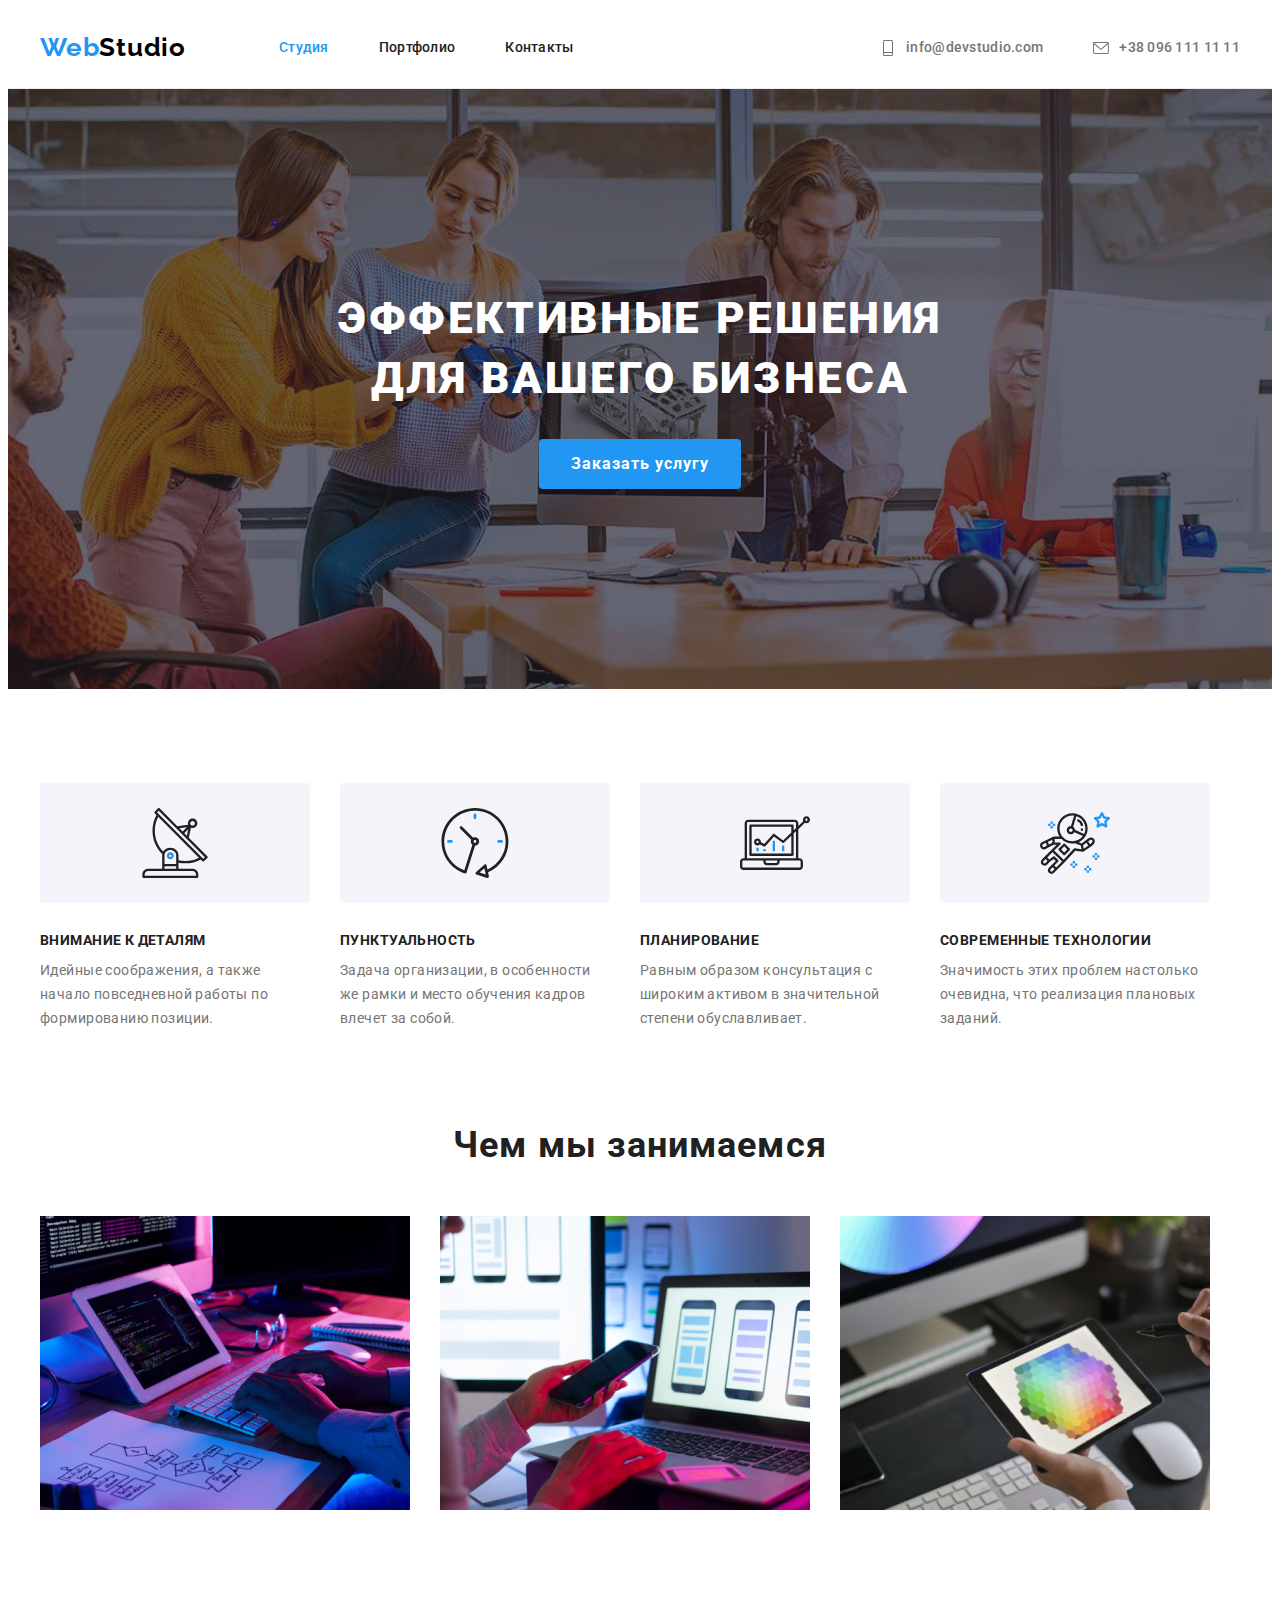
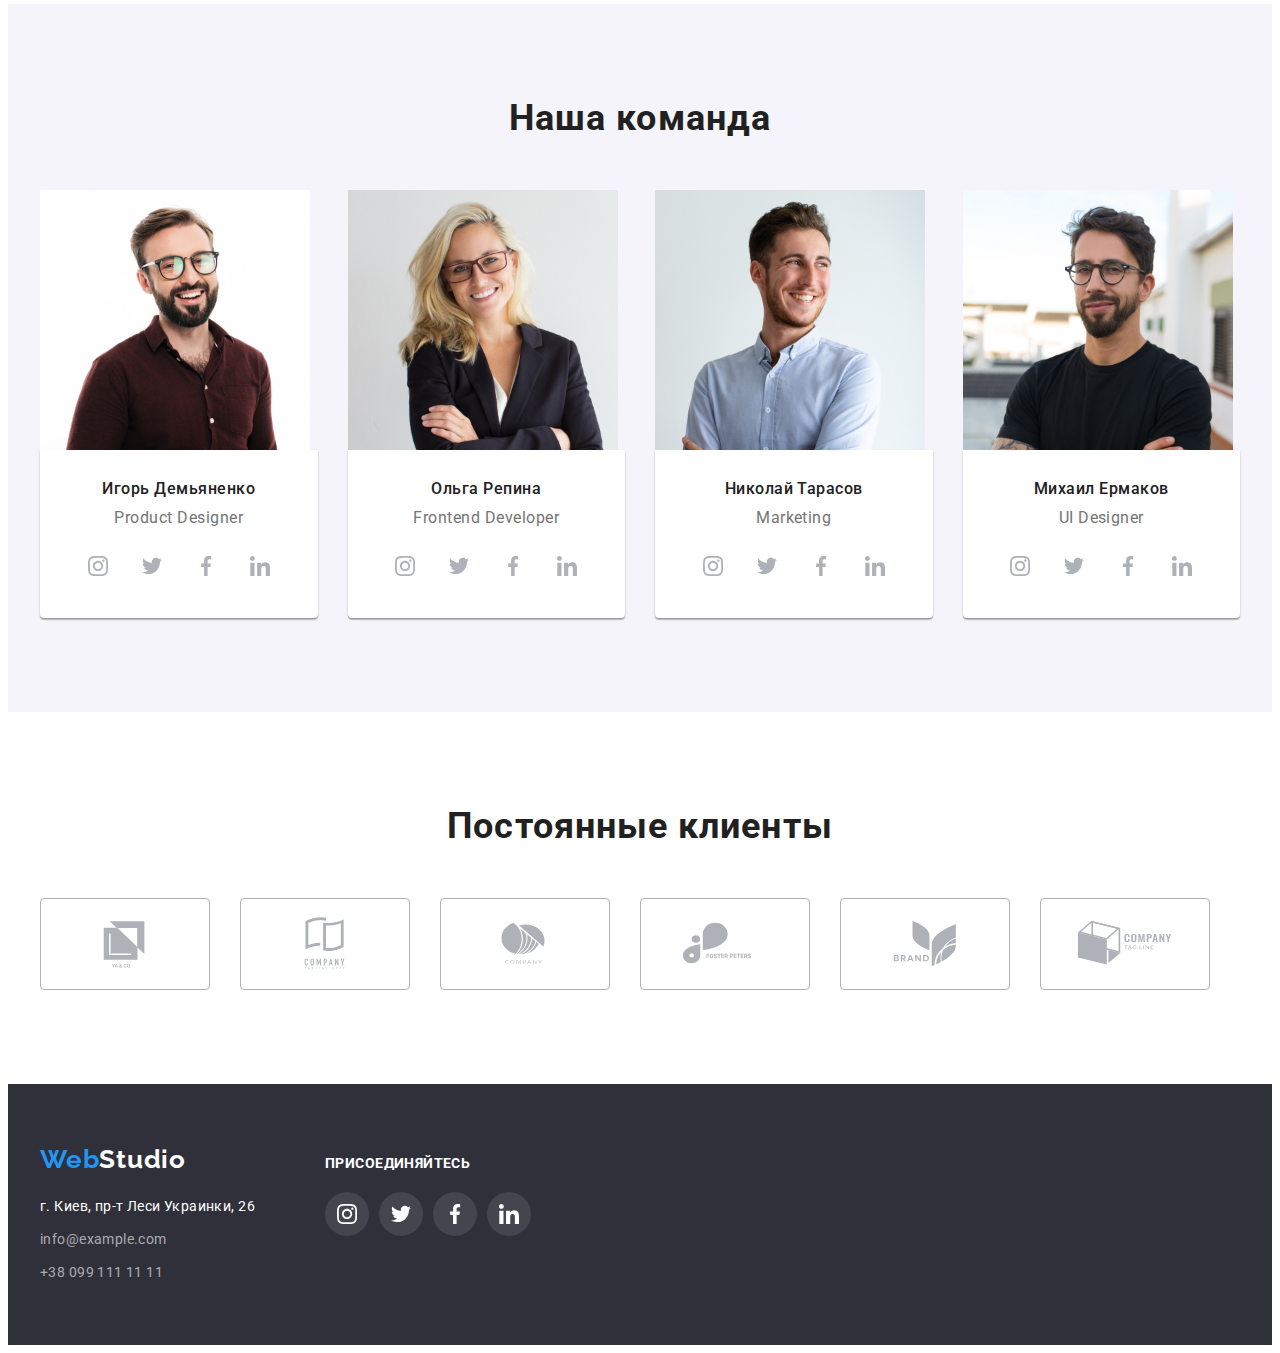
<file: index.html>
<!DOCTYPE html>
<html lang="ru">
	<head>
		<meta charset="UTF-8" />
		<meta http-equiv="X-UA-Compatible" content="IE=edge" />
		<meta name="viewport" content="width=device-width, initial-scale=1.0" />
		<title>WebStudio</title>
		<link
			rel="stylesheet"
			href="https://cdnjs.cloudflare.com/ajax/libs/modern-normalize/1.1.0/modern-normalize.min.css"
			integrity="sha512-wpPYUAdjBVSE4KJnH1VR1HeZfpl1ub8YT/NKx4PuQ5NmX2tKuGu6U/JRp5y+Y8XG2tV+wKQpNHVUX03MfMFn9Q=="
			crossorigin="anonymous"
			referrerpolicy="no-referrer"
		/>

		<link rel="preconnect" href="https://fonts.googleapis.com" />
		<link rel="preconnect" href="https://fonts.gstatic.com" crossorigin />
		<link
			href="https://fonts.googleapis.com/css2?family=Raleway:wght@700&family=Roboto:wght@400;500;700;900&display=swap"
			rel="stylesheet"
		/>

		<link rel="stylesheet" href="./css/styles.css" />
	</head>

	<body>
		<!-- Шапка страницы -->
		<header class="header">
			<div class="container header-container">
				<nav class="page-header">
					<a href="./index.html" class="logo dark">
						<span lang="en" class="first-part">Web</span>Studio
					</a>

					<ul class="site-nav list">
						<li class="menu-item">
							<a class="text-header site-nav link current" href="./index.html">Студия</a>
						</li>

						<li class="menu-item">
							<a class="text-header site-nav link" href="./portfolio.html"> Портфолио </a>
						</li>

						<li class="menu-item">
							<a class="text-header site-nav link" href="/">Контакты</a>
						</li>
					</ul>
				</nav>
				<ul class="contact-nav list">
					<li class="menu-item">
						<a class="text-header contact-nav link" href="mailto:info@devstudio.com">
							<svg class="contact-icon icon" width="16" height="16">
								<use href="./images-studio/sprite.svg#icon-phone"></use>
							</svg>
							info@devstudio.com</a
						>
					</li>
					<li class="menu-item">
						<a class="text-header contact-nav link" href="tel:+380961111111"
							><svg class="contact-icon icon" width="16" height="16">
								<use href="./images-studio/sprite.svg#icon-mail"></use>
							</svg>
							+38 096 111 11 11</a
						>
					</li>
				</ul>
			</div>
		</header>

		<!-- Герой -->
		<main>
			<section class="hero">
				<div class="container">
					<h1 class="hero-text">Эффективные решения для вашего бизнеса</h1>
					<button class="hero-btn" type="button">Заказать услугу</button>
				</div>
			</section>

			<!--Особенности-->
			<section class="section">
				<div class="container">
					<h2 class="visually-hidden">Особенности</h2>
					<ul class="about-section list">
						<li class="about-list">
							<div class="icon-bg">
								<svg class="" width="70" height="70">
									<use href="./images-studio/sprite.svg#icon-antenna"></use>
								</svg>
							</div>
							<h3 class="about-list-title">Внимание к деталям</h3>

							<p class="about-list-text">
								Идейные соображения, а также начало повседневной работы по формированию позиции.
							</p>
						</li>

						<li class="about-list">
							<div class="icon-bg">
								<svg class="" width="70" height="70">
									<use href="./images-studio/sprite.svg#icon-clock"></use>
								</svg>
							</div>
							<h3 class="about-list-title">Пунктуальность</h3>

							<p class="about-list-text">
								Задача организации, в особенности же рамки и место обучения кадров влечет за собой.
							</p>
						</li>

						<li class="about-list">
							<div class="icon-bg">
								<svg class="" width="70" height="70">
									<use href="./images-studio/sprite.svg#icon-diagram"></use>
								</svg>
							</div>
							<h3 class="about-list-title">Планирование</h3>

							<p class="about-list-text">
								Равным образом консультация с широким активом в значительной степени обуславливает.
							</p>
						</li>

						<li class="about-list">
							<div class="icon-bg">
								<svg class="" width="70" height="70">
									<use href="./images-studio/sprite.svg#icon-astronaut"></use>
								</svg>
							</div>
							<h3 class="about-list-title">Современные технологии</h3>

							<p class="about-list-text">
								Значимость этих проблем настолько очевидна, что реализация плановых заданий.
							</p>
						</li>
					</ul>
				</div>
			</section>

			<!-- чем мы занимаемся  -->
			<section class="work">
				<div class="container">
					<h2 class="section-title work-title">Чем мы занимаемся</h2>
					<ul class="about-work list">
						<li class="work-img-list">
							<img src="./images-studio/print.jpg" width="370" height="294" alt="Печать кода" />
						</li>

						<li class="work-img-list">
							<img src="./images-studio/model.jpg" width="370" height="294" alt="Моделирование" />
						</li>

						<li class="work-img-list">
							<img src="./images-studio/colordesign.jpg" width="370" height="294" alt="Дизайн" />
						</li>
					</ul>
				</div>
			</section>

			<!--Команда-->
			<section class="team section">
				<div class="container">
					<h2 class="section-title team-title">Наша команда</h2>

					<ul class="team-list-img list">
						<li class="team-list">
							<img
								src="./images-studio/productdesigner.jpg"
								height="260"
								width="270"
								alt="Product Designer"
							/>
							<div class="block-team-text">
								<h3 class="team-name">Игорь Демьяненко</h3>
								<p lang="en" class="team-profession">Product Designer</p>
								<ul class="team-social list social-list">
									<li class="social-item">
										<a href="" class="social-link">
											<svg class="icon" width="20" height="20">
												<use href="./images-studio/sprite.svg#icon-instagram"></use>
											</svg>
										</a>
									</li>

									<li class="social-item">
										<a href="" class="social-link"
											><svg class="icon" width="20" height="20">
												<use href="./images-studio/sprite.svg#icon-twitter"></use>
											</svg>
										</a>
									</li>

									<li class="social-item">
										<a href="" class="social-link"
											><svg class="icon" width="20" height="20">
												<use href="./images-studio/sprite.svg#icon-facebook"></use>
											</svg>
										</a>
									</li>

									<li class="social-item">
										<a href="" class="social-link"
											><svg class="icon" width="20" height="20">
												<use href="./images-studio/sprite.svg#icon-linkedin"></use>
											</svg>
										</a>
									</li>
								</ul>
							</div>
						</li>

						<li class="team-list">
							<img
								src="./images-studio/frontdev.jpg"
								height="260"
								width="270"
								alt="Frontend Developer"
							/>
							<div class="block-team-text">
								<h3 class="team-name">Ольга Репина</h3>
								<p lang="en" class="team-profession">Frontend Developer</p>
								<ul class="team-social list social-list">
									<li class="social-item">
										<a href="" class="social-link">
											<svg class="icon" width="20" height="20">
												<use href="./images-studio/sprite.svg#icon-instagram"></use>
											</svg>
										</a>
									</li>

									<li class="social-item">
										<a href="" class="social-link"
											><svg class="icon" width="20" height="20">
												<use href="./images-studio/sprite.svg#icon-twitter"></use>
											</svg>
										</a>
									</li>

									<li class="social-item">
										<a href="" class="social-link"
											><svg class="icon" width="20" height="20">
												<use href="./images-studio/sprite.svg#icon-facebook"></use>
											</svg>
										</a>
									</li>

									<li class="social-item">
										<a href="" class="social-link"
											><svg class="icon" width="20" height="20">
												<use href="./images-studio/sprite.svg#icon-linkedin"></use>
											</svg>
										</a>
									</li>
								</ul>
							</div>
						</li>

						<li class="team-list">
							<img src="./images-studio/marketing.jpg" height="260" width="270" alt="Marketing" />
							<div class="block-team-text">
								<h3 class="team-name">Николай Тарасов</h3>
								<p lang="en" class="team-profession">Marketing</p>
								<ul class="team-social list social-list">
									<li class="social-item">
										<a href="" class="social-link">
											<svg class="icon" width="20" height="20">
												<use href="./images-studio/sprite.svg#icon-instagram"></use>
											</svg>
										</a>
									</li>

									<li class="social-item">
										<a href="" class="social-link"
											><svg class="icon" width="20" height="20">
												<use href="./images-studio/sprite.svg#icon-twitter"></use>
											</svg>
										</a>
									</li>

									<li class="social-item">
										<a href="" class="social-link"
											><svg class="icon" width="20" height="20">
												<use href="./images-studio/sprite.svg#icon-facebook"></use>
											</svg>
										</a>
									</li>

									<li class="social-item">
										<a href="" class="social-link"
											><svg class="icon" width="20" height="20">
												<use href="./images-studio/sprite.svg#icon-linkedin"></use>
											</svg>
										</a>
									</li>
								</ul>
							</div>
						</li>

						<li class="team-list">
							<img
								src="./images-studio/uidesigner.jpg"
								height="260"
								width="270"
								alt="UI Designer"
							/>
							<div class="block-team-text">
								<h3 class="team-name">Михаил Ермаков</h3>
								<p lang="en" class="team-profession">UI Designer</p>
								<ul class="team-social list social-list">
									<li class="social-item">
										<a href="" class="social-link">
											<svg class="icon" width="20" height="20">
												<use href="./images-studio/sprite.svg#icon-instagram"></use>
											</svg>
										</a>
									</li>

									<li class="social-item">
										<a href="" class="social-link"
											><svg class="icon" width="20" height="20">
												<use href="./images-studio/sprite.svg#icon-twitter"></use>
											</svg>
										</a>
									</li>

									<li class="social-item">
										<a href="" class="social-link"
											><svg class="icon" width="20" height="20">
												<use href="./images-studio/sprite.svg#icon-facebook"></use>
											</svg>
										</a>
									</li>

									<li class="social-item">
										<a href="" class="social-link"
											><svg class="icon" width="20" height="20">
												<use href="./images-studio/sprite.svg#icon-linkedin"></use>
											</svg>
										</a>
									</li>
								</ul>
							</div>
						</li>
					</ul>
				</div>
			</section>

			<!-- постоянные клиенты -->
			<section class="section">
				<div class="container">
					<h2 class="section-title clients-title">Постоянные клиенты</h2>
					<ul class="clients-list list">
						<li class="clients-item">
							<a href="/" class="clients-link link">
								<svg class="clients-icon icon" width="106" height="60">
									<use href="./images-studio/sprite.svg#icon-clients1"></use>
								</svg>
							</a>
						</li>
						<li class="clients-item">
							<a href="/" class="clients-link link">
								<svg class="clients-icon icon" width="106" height="60">
									<use href="./images-studio/sprite.svg#icon-clients2"></use>
								</svg>
							</a>
						</li>
						<li class="clients-item">
							<a href="/" class="clients-link link">
								<svg class="clients-icon icon" width="106" height="60">
									<use href="./images-studio/sprite.svg#icon-clients3"></use>
								</svg>
							</a>
						</li>
						<li class="clients-item">
							<a href="/" class="clients-link link">
								<svg class="clients-icon icon" width="106" height="60">
									<use href="./images-studio/sprite.svg#icon-clients4"></use>
								</svg>
							</a>
						</li>
						<li class="clients-item">
							<a href="/" class="clients-link link">
								<svg class="clients-icon icon" width="106" height="60">
									<use href="./images-studio/sprite.svg#icon-clients5"></use>
								</svg>
							</a>
						</li>
						<li class="clients-item">
							<a href="/" class="clients-link link">
								<svg class="clients-icon icon" width="106" height="60">
									<use href="./images-studio/sprite.svg#icon-clients6"></use>
								</svg>
							</a>
						</li>
					</ul>
				</div>
			</section>
		</main>
		<!--Футер-->
		<footer class="footer">
			<div class="general-container container">
				<div class="left-container">
					<a href="./index.html" class="logo white">
						<span lang="en" class="first-part">Web</span>Studio</a
					>

					<address class="adress-block">
						<ul class="list">
							<li class="style-footer">
								<a
									class="contact-footer adress link"
									href="https://goo.gl/maps/Ge7xCa1onFQdTB8Z7"
									target="_blank"
									rel="noopener noreferrer"
									>г. Киев, пр-т Леси Украинки, 26</a
								>
							</li>
							<li class="style-footer">
								<a class="contact-footer contact link" href="mailto:info@example.com"
									>info@example.com</a
								>
							</li>
							<li class="style-footer">
								<a class="contact-footer contact link" href="tel:+380991111111"
									>+38 099 111 11 11</a
								>
							</li>
						</ul>
					</address>
				</div>
				<div class="right-container">
					<h3 class="social-text">присоединяйтесь</h3>
					<ul class="social-list list">
						<li class="social-item">
							<a href="" class="social-link bg-footer">
								<svg class="icon-footer" width="20" height="20">
									<use href="./images-studio/sprite.svg#icon-instagram"></use>
								</svg>
							</a>
						</li>

						<li class="social-item">
							<a href="" class="social-link bg-footer"
								><svg class="icon-footer" width="20" height="20">
									<use href="./images-studio/sprite.svg#icon-twitter"></use>
								</svg>
							</a>
						</li>

						<li class="social-item">
							<a href="" class="social-link bg-footer"
								><svg class="icon-footer" width="20" height="20">
									<use href="./images-studio/sprite.svg#icon-facebook"></use>
								</svg>
							</a>
						</li>

						<li class="social-item">
							<a href="" class="social-link bg-footer"
								><svg class="icon-footer" width="20" height="20">
									<use href="./images-studio/sprite.svg#icon-linkedin"></use>
								</svg>
							</a>
						</li>
					</ul>
				</div>
			</div>
		</footer>
	</body>
</html>
</file>
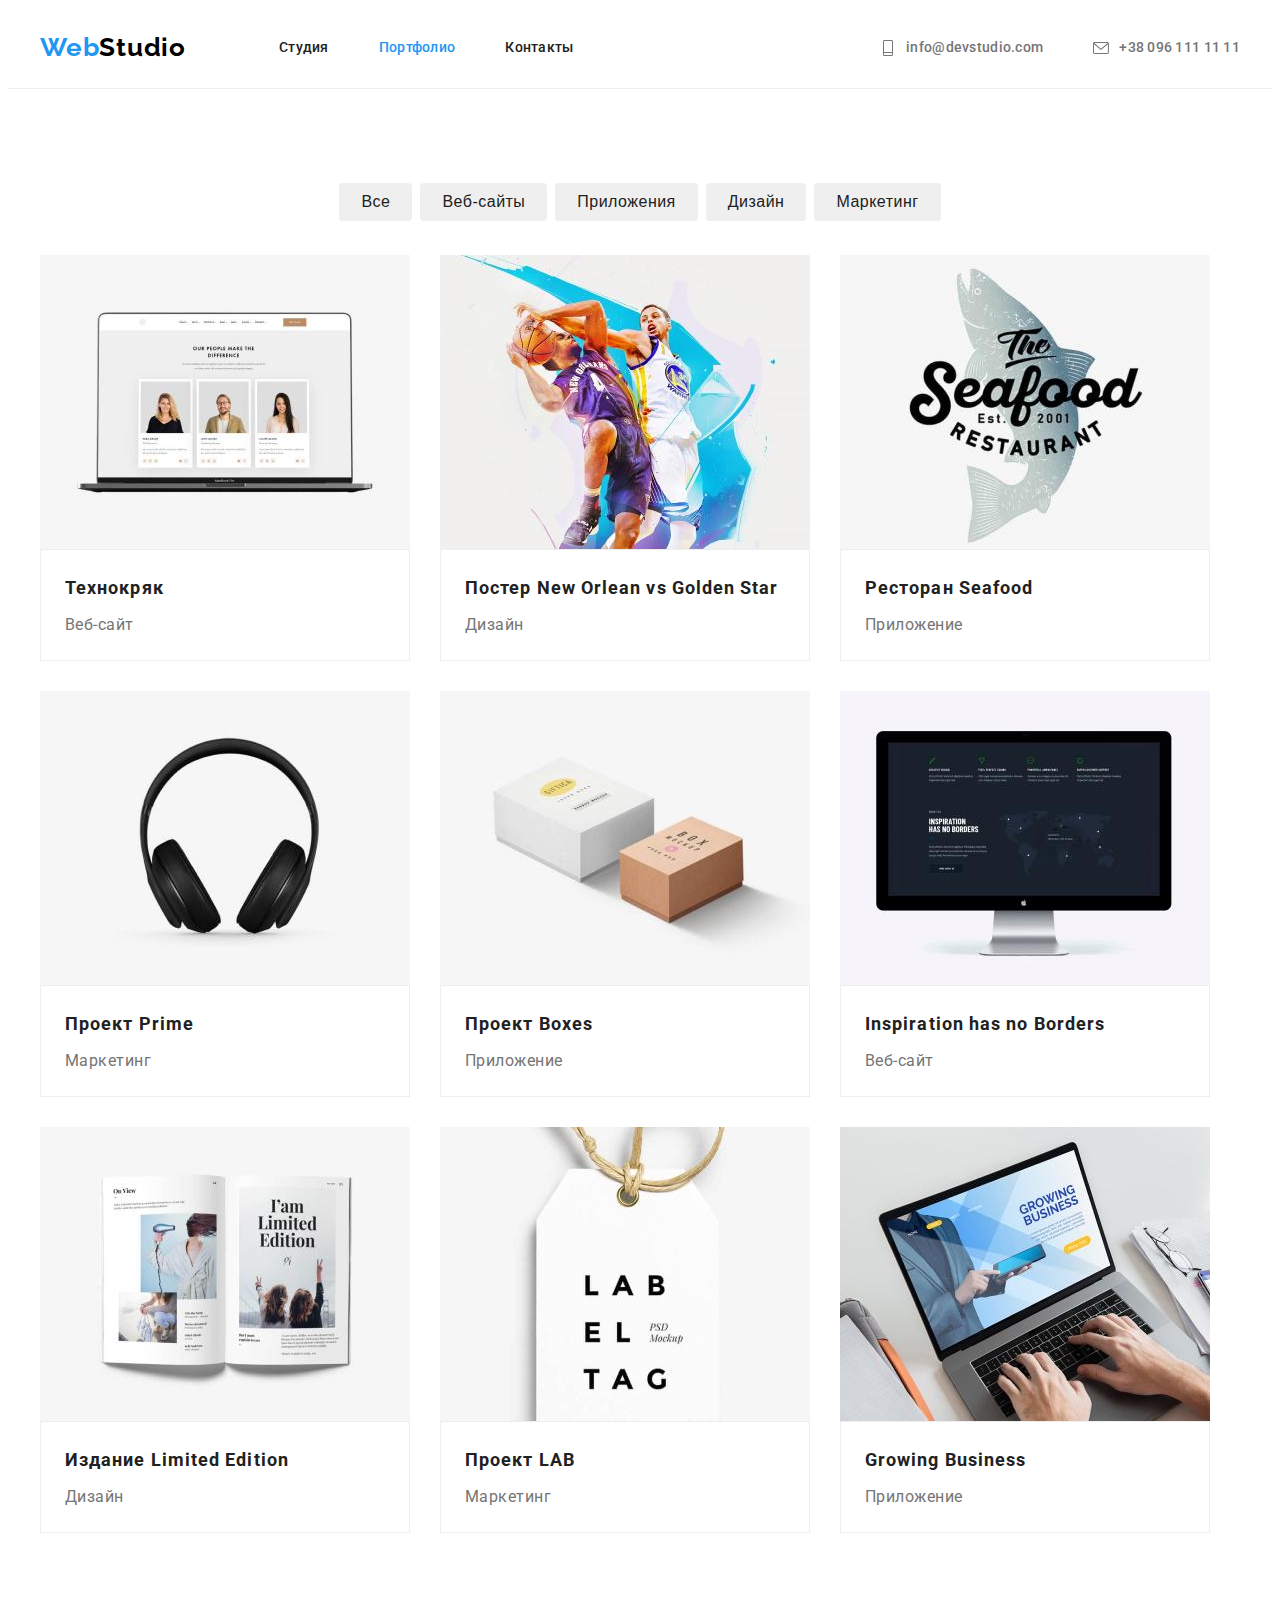
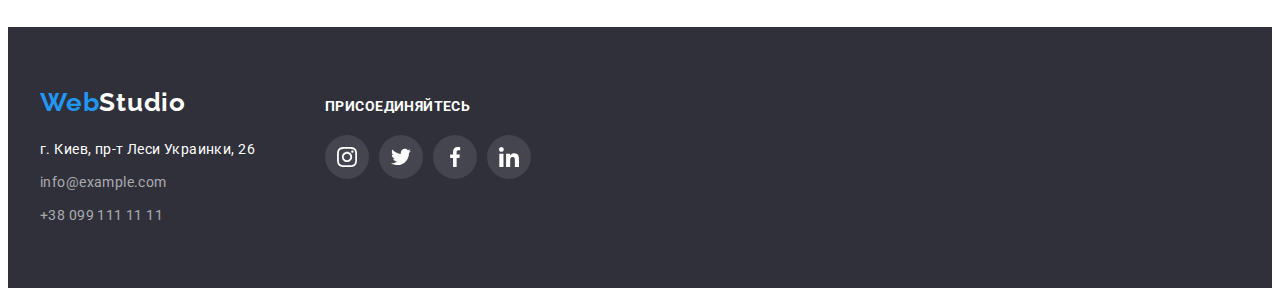
<file: portfolio.html>
<!DOCTYPE html>
<html lang="ru">
	<head>
		<meta charset="UTF-8" />
		<meta http-equiv="X-UA-Compatible" content="IE=edge" />
		<meta name="viewport" content="width=device-width, initial-scale=1.0" />
		<title>WebStudio</title>
		<link
			rel="stylesheet"
			href="https://cdnjs.cloudflare.com/ajax/libs/modern-normalize/1.1.0/modern-normalize.min.css"
			integrity="sha512-wpPYUAdjBVSE4KJnH1VR1HeZfpl1ub8YT/NKx4PuQ5NmX2tKuGu6U/JRp5y+Y8XG2tV+wKQpNHVUX03MfMFn9Q=="
			crossorigin="anonymous"
			referrerpolicy="no-referrer"
		/>

		<link rel="preconnect" href="https://fonts.googleapis.com" />
		<link rel="preconnect" href="https://fonts.gstatic.com" crossorigin />
		<link
			href="https://fonts.googleapis.com/css2?family=Raleway:wght@700&family=Roboto:wght@400;500;700;900&display=swap"
			rel="stylesheet"
		/>

		<link rel="stylesheet" href="./css/styles.css" />
	</head>

	<body>
		<!-- Шапка страницы -->
		<header class="header">
			<div class="container header-container">
				<nav class="page-header">
					<a href="./index.html" class="logo dark">
						<span lang="en" class="first-part">Web</span>Studio
					</a>

					<ul class="site-nav list">
						<li class="menu-item">
							<a class="text-header site-nav link" href="./index.html">Студия</a>
						</li>

						<li class="menu-item">
							<a class="text-header site-nav link current" href="./portfolio.html"> Портфолио </a>
						</li>

						<li class="menu-item">
							<a class="text-header site-nav link" href="/">Контакты</a>
						</li>
					</ul>
				</nav>
				<ul class="contact-nav list">
					<li class="menu-item">
						<a class="text-header contact-nav link" href="mailto:info@devstudio.com">
							<svg class="contact-icon icon" width="16" height="16">
								<use href="./images-studio/sprite.svg#icon-phone"></use>
							</svg>
							info@devstudio.com</a
						>
					</li>
					<li class="menu-item">
						<a class="text-header contact-nav link" href="tel:+380961111111"
							><svg class="contact-icon icon" width="16" height="16">
								<use href="./images-studio/sprite.svg#icon-mail"></use>
							</svg>
							+38 096 111 11 11</a
						>
					</li>
				</ul>
			</div>
		</header>

		<!-- Все проекты -->
		<main>
			<section class="section-potfolio">
				<div class="block-porfolio container">
					<ul class="btn-list-portfolio list">
						<li class="style-btn">
							<button class="btn-portfolio style-btn" type="button">Все</button>
						</li>
						<li class="style-btn">
							<button class="btn-portfolio style-btn" type="button">Веб-сайты</button>
						</li>
						<li class="style-btn">
							<button class="btn-portfolio style-btn" type="button">Приложения</button>
						</li>
						<li class="style-btn">
							<button class="btn-portfolio style-btn" type="button">Дизайн</button>
						</li>
						<li class="style-btn">
							<button class="btn-portfolio style-btn" type="button">Маркетинг</button>
						</li>
					</ul>

					<h1 class="visually-hidden">Примеры проектов</h1>
					<ul class="block-example-portfolio list">
						<li class="example-portfolio-list">
							<a href="" class="link-portfolio link">
								<img src="./images-project/project1.jpg" width="370" height="294" alt="Технокряк" />
								<div class="example-block-text">
									<h2 class="example-portfolio-title">Технокряк</h2>
									<p class="example-portfolio-text">Веб-сайт</p>
								</div>
							</a>
						</li>
						<li class="example-portfolio-list">
							<a href="" class="link-portfolio link">
								<img src="./images-project/project2.jpg" width="370" height="294" alt="Постер" />
								<div class="example-block-text">
									<h2 class="example-portfolio-title">
										Постер <span lang="en">New Orlean vs Golden Star</span>
									</h2>
									<p class="example-portfolio-text">Дизайн</p>
								</div>
							</a>
						</li>
						<li class="example-portfolio-list">
							<a href="" class="link-portfolio link">
								<img src="./images-project/project3.jpg" width="370" height="294" alt="Ресторан" />
								<div class="example-block-text">
									<h2 class="example-portfolio-title">Ресторан <span lang="en">Seafood</span></h2>
									<p class="example-portfolio-text">Приложение</p>
								</div>
							</a>
						</li>
						<li class="example-portfolio-list">
							<a href="" class="link-portfolio link">
								<img
									src="./images-project/project4.jpg"
									width="370"
									height="294"
									alt="Проект Prime"
								/>

								<div class="example-block-text">
									<h2 class="example-portfolio-title">Проект <span lang="en">Prime</span></h2>
									<p class="example-portfolio-text">Маркетинг</p>
								</div>
							</a>
						</li>
						<li class="example-portfolio-list">
							<a href="" class="link-portfolio link">
								<img
									src="./images-project/project5.jpg"
									width="370"
									height="294"
									alt="Проект Boxes"
								/>

								<div class="example-block-text">
									<h2 class="example-portfolio-title">Проект <span lang="en">Boxes</span></h2>
									<p class="example-portfolio-text">Приложение</p>
								</div>
							</a>
						</li>
						<li class="example-portfolio-list">
							<a href="" class="link-portfolio link">
								<img
									src="./images-project/project6.jpg"
									width="370"
									height="294"
									alt="Inspiration"
								/>
								<div class="example-block-text">
									<h2 class="example-portfolio-title">
										<span lang="en">Inspiration has no Borders</span>
									</h2>

									<p class="example-portfolio-text">Веб-сайт</p>
								</div>
							</a>
						</li>
						<li class="example-portfolio-list">
							<a href="" class="link-portfolio link">
								<img src="./images-project/project7.jpg" width="370" height="294" alt="Издание" />
								<div class="example-block-text">
									<h2 class="example-portfolio-title">
										Издание <span lang="en"> Limited Edition</span>
									</h2>

									<p class="example-portfolio-text">Дизайн</p>
								</div>
							</a>
						</li>
						<li class="example-portfolio-list">
							<a href="" class="link-portfolio link">
								<img
									src="./images-project/project8.jpg"
									width="370"
									height="294"
									alt="Проект LAB"
								/>
								<div class="example-block-text">
									<h2 class="example-portfolio-title">Проект <span lang="en">LAB</span></h2>
									<p class="example-portfolio-text">Маркетинг</p>
								</div>
							</a>
						</li>
						<li class="example-portfolio-list">
							<a href="" class="link-portfolio link">
								<img
									src="./images-project/project9.jpg"
									width="370"
									height="294"
									alt="Growing Business"
								/>

								<div class="example-block-text">
									<h2 class="example-portfolio-title">
										<span lang="en">Growing Business</span>
									</h2>
									<p class="example-portfolio-text">Приложение</p>
								</div>
							</a>
						</li>
					</ul>
				</div>
			</section>
		</main>
		<!--Футер-->
		<footer class="footer">
			<div class="general-container container">
				<div class="left-container">
					<a href="./index.html" class="logo white">
						<span lang="en" class="first-part">Web</span>Studio</a
					>

					<address class="adress-block">
						<ul class="list">
							<li class="style-footer">
								<a
									class="contact-footer adress link"
									href="https://goo.gl/maps/Ge7xCa1onFQdTB8Z7"
									target="_blank"
									rel="noopener noreferrer"
									>г. Киев, пр-т Леси Украинки, 26</a
								>
							</li>
							<li class="style-footer">
								<a class="contact-footer contact link" href="mailto:info@example.com"
									>info@example.com</a
								>
							</li>
							<li class="style-footer">
								<a class="contact-footer contact link" href="tel:+380991111111"
									>+38 099 111 11 11</a
								>
							</li>
						</ul>
					</address>
				</div>
				<div class="right-container">
					<h3 class="social-text">присоединяйтесь</h3>
					<ul class="social-list list">
						<li class="social-item">
							<a href="" class="social-link bg-footer">
								<svg class="icon-footer" width="20" height="20">
									<use href="./images-studio/sprite.svg#icon-instagram"></use>
								</svg>
							</a>
						</li>

						<li class="social-item">
							<a href="" class="social-link bg-footer"
								><svg class="icon-footer" width="20" height="20">
									<use href="./images-studio/sprite.svg#icon-twitter"></use>
								</svg>
							</a>
						</li>

						<li class="social-item">
							<a href="" class="social-link bg-footer"
								><svg class="icon-footer" width="20" height="20">
									<use href="./images-studio/sprite.svg#icon-facebook"></use>
								</svg>
							</a>
						</li>

						<li class="social-item">
							<a href="" class="social-link bg-footer"
								><svg class="icon-footer" width="20" height="20">
									<use href="./images-studio/sprite.svg#icon-linkedin"></use>
								</svg>
							</a>
						</li>
					</ul>
				</div>
			</div>
		</footer>
	</body>
</html>
</file>
<file: css/styles.css>
/* цвет осн. текста background: #212121;
цвет абзацов background: #757575;
цвет при наведении background: #2196F3;
цвет hero background: #FFFFFF;
line height 1.2
  */

:root {
	--title-color: #212121;
	--header-color: #212121;
	--hero-color: #ffffff;
	--paragraph-text-color: #757575;
	--accent-text-color: #2196f3;
}
body {
	font-family: 'Roboto', sans-serif;
	background-color: var(--hero-color);
}
.list {
	list-style: none;
}

.logo .first-part {
	color: var(--accent-text-color);
}

.icon {
	fill: #afb1b8;
}
.link {
	text-decoration: none;
	color: inherit;
}

.section-title {
	font-weight: 700;
	font-size: 36px;
	line-height: 1.16;
	text-align: center;
	letter-spacing: 0.03em;
	color: var(--title-color);
}
.site-nav .link.current {
	color: var(--accent-text-color);
}

.container {
	width: 1200px;
	padding-left: 15px;
	padding-right: 15px;
	margin: 0 auto;
}

.section {
	padding-top: 94px;
	padding-bottom: 94px;
}

.icon {
	fill: #afb1b8;
}

h1,
h2,
h3,
p {
	margin: 0;
}

ul {
	margin: 0;
	padding: 0;
}

img {
	display: block;
}

/*  Шапка страницы   */
.header {
	padding-top: 24px;
	padding-bottom: 25px;
	border-bottom: 1px solid #ececec;
}

.header-container {
	display: flex;
}

.page-header {
	display: flex;
	align-items: center;
}

.logo {
	font-family: 'Raleway', sans-serif;
	font-weight: 700;
	text-decoration: none;
	font-size: 26px;
	line-height: 1.2;
	letter-spacing: 0.03em;
}

.dark {
	color: #000000;
}

.logo.dark {
	margin-right: 93px;
}

.site-nav {
	display: flex;
	color: var(--header-color);
}

.site-nav:hover,
.site-nav:focus {
	color: var(--accent-text-color);
}

.menu-item:not(:last-child) {
	margin-right: 50px;
}

.text-header {
	font-weight: 500;
	font-size: 14px;
	line-height: 1.14;
	letter-spacing: 0.02em;
}

.contact-nav {
	display: flex;
	align-items: center;
	margin-left: auto;
	color: var(--paragraph-text-color);
}

.contact-nav:focus,
.contact-nav:hover {
	color: var(--accent-text-color);
}

.contact-icon {
	margin-right: 10px;
	fill: currentColor;
}
.contact-icon:focus,
.contact-icon:hover {
	fill: var(--accent-text-color);
}
/* герой */

.hero {
	background-color: #2f303a;
	padding-top: 200px;
	padding-bottom: 200px;
	background-image: linear-gradient(rgba(47, 48, 58, 0.4), rgba(47, 48, 58, 0.4)),
		url(../images-studio/hero.jpg);
	background-repeat: no-repeat;
	background-size: cover;
	background-position: center;
	max-width: 1600px;
	margin: 0 auto;
}

.hero-text {
	margin-left: auto;
	margin-right: auto;
	width: 696px;
	text-align: center;
	font-weight: 900;
	font-size: 44px;
	line-height: 1.36;

	letter-spacing: 0.06em;
	text-transform: uppercase;

	color: var(--hero-color);
}

.hero-btn {
	display: block;
	margin: 0 auto;
	margin-top: 30px;
	padding: 10px 32px;
	border: none;
	border-radius: 4px;
	font-family: inherit;
	font-weight: 700;
	font-size: 16px;
	line-height: 1.88;
	text-align: center;
	letter-spacing: 0.06em;
	cursor: pointer;

	color: var(--hero-color);
	background-color: var(--accent-text-color);
}
.hero-btn:focus,
.hero-btn:hover {
	background-color: #188ce8;
}

/* особенности */

.visually-hidden {
	position: absolute;
	white-space: nowrap;
	width: 1px;
	height: 1px;
	overflow: hidden;
	border: 0;
	padding: 0;
	clip: rect(0 0 0 0);
	clip-path: inset(50%);
	margin: -1px;
}

.about-section {
	display: flex;
}

.icon-bg {
	display: flex;
	justify-content: center;
	align-items: center;
	margin-bottom: 30px;
	width: 270px;
	height: 120px;
	background: #f5f4fa;
	border-radius: 4px;
}
.about-list:not(:last-child) {
	margin-right: 30px;
}

.about-list-title {
	width: 270px;
	min-height: 16px;
	margin-bottom: 10px;
	font-weight: 700;
	font-size: 14px;
	line-height: 1.14;
	letter-spacing: 0.03em;
	text-transform: uppercase;
	color: var(--title-color);
}

.about-list-text {
	width: 270px;

	font-size: 14px;
	line-height: 1.71;
	letter-spacing: 0.03em;
	color: var(--paragraph-text-color);
}

/* Чем мы занимаемся */
.work {
	padding-bottom: 94px;
}

.work-title {
	margin-bottom: 50px;
}
.about-work {
	display: flex;
}
.work-img-list:not(:last-child) {
	width: 370px;
	margin-right: 30px;
}

/* Наша команда */
.team {
	background: #f5f4fa;
}

.team-title {
	margin-bottom: 50px;
}
.team-list-img {
	display: flex;
	flex-wrap: wrap;
	margin-left: -30px;
	margin-bottom: -30px;
}
.team-list {
	flex-basis: calc((100% - 4 * 30px) / 4);
	margin-left: 30px;
	margin-bottom: 30px;
}

.block-team-text {
	padding: 30px 30px;
	background: #ffffff;
	box-shadow: 0px 1px 3px rgba(0, 0, 0, 0.12), 0px 1px 1px rgba(0, 0, 0, 0.14),
		0px 2px 1px rgba(0, 0, 0, 0.2);
	border-radius: 0px 0px 4px 4px;
}
.team-name {
	margin-bottom: 10px;
	font-weight: 500;
	font-size: 16px;
	line-height: 1.18;
	text-align: center;
	letter-spacing: 0.03em;

	color: var(--title-color);
}
.team-profession {
	margin-bottom: 16px;
	font-size: 16px;
	line-height: 1.18;
	text-align: center;
	letter-spacing: 0.03em;

	color: var(--paragraph-text-color);
}

.social-list {
	display: flex;
	justify-content: center;
}
.social-item {
	width: 44px;
	height: 44px;
}

.social-item:not(:last-child) {
	margin-right: 10px;
}

.social-link {
	width: 100%;
	height: 100%;
	border-radius: 50%;
	display: flex;
	align-items: center;
	justify-content: center;
}

.social-link:focus,
.social-link:hover {
	background-color: var(--accent-text-color);
}

.social-link:focus .icon,
.social-link:hover .icon {
	fill: #ffffff;
}

/* постоянные клиенты */

.clients-title {
	margin-bottom: 50px;
}
.clients-list {
	display: flex;
}
.clients-item:not(:last-child) {
	margin-right: 30px;
}
.clients-link {
	color: var(--paragraph-text-color);
	box-sizing: border-box;
	border: 1px solid #afb1b8;
	border-radius: 4px;
	width: 170px;
	height: 92px;
	display: flex;
	align-items: center;
	justify-content: center;
}

.clients-icon {
	fill: #afb1b8;
}

.clients-link:hover .clients-icon,
.clients-link:focus .clients-icon {
	fill: var(--accent-text-color);
}
.clients-link:hover,
.clients-link:focus {
	border-color: var(--accent-text-color);
}

/* футер */
.footer {
	padding-top: 60px;
	padding-bottom: 60px;
	background-color: #2f303a;
}
.general-container {
	display: flex;
	align-items: baseline;
}
.white {
	color: #ffffff;
}

.logo.white {
	display: block;
	margin-bottom: 20px;
}

.style-footer:not(:last-child) {
	margin-bottom: 9px;
}

.contact-footer {
	font-style: normal;
	font-weight: 400;
	font-size: 14px;
	line-height: 1.71;

	letter-spacing: 0.03em;

	color: rgba(255, 255, 255, 0.6);
}
.adress {
	color: #ffffff;
}

.contact-footer:hover,
.contact-footer:active,
.contact-footer:focus {
	color: var(--accent-text-color);
}
.right-container {
	/* width: 206px; */
	margin-left: 70px;
}

.social-text {
	margin-bottom: 20px;
	font-style: normal;
	font-weight: 700;
	font-size: 14px;
	line-height: 1.14;
	letter-spacing: 0.03em;
	text-transform: uppercase;

	color: #ffffff;
}

.icon-footer {
	fill: #ffffff;
}

.bg-footer {
	background: rgba(255, 255, 255, 0.1);
}

/* Портфолио */
.section-potfolio {
	padding-top: 94px;
	padding-bottom: 94px;
}

.btn-list-portfolio {
	display: flex;
	justify-content: center;
	margin-bottom: 34px;
}
.style-btn:not(:last-child) {
	margin-right: 8px;
}
.style-btn:hover,
.style-btn:focus,
.style-btn:active {
	box-shadow: 0px 3px 1px rgba(0, 0, 0, 0.1), 0px 1px 2px rgba(0, 0, 0, 0.08),
		0px 2px 2px rgba(0, 0, 0, 0.12);
	border-radius: 4px;
}

.btn-portfolio {
	padding: 6px 22px;
	border: none;
	border-radius: 4px;

	font-weight: 500;
	font-size: 16px;
	line-height: 1.62;
	cursor: pointer;
	text-align: center;
	letter-spacing: 0.03em;

	color: #212121;
}

/* .btn-portfolio:active, */
.btn-portfolio:hover,
.btn-portfolio:focus {
	color: #ffffff;
	background-color: var(--accent-text-color);
}

.block-example-portfolio {
	display: flex;
	flex-wrap: wrap;
	margin-left: -30px;
	margin-bottom: -30px;
}

.example-portfolio-list {
	flex-basis: calc((100% - 6 * 30px) / 6);
	margin-left: 30px;
	margin-bottom: 30px;
}

/* .example-portfolio-list:hover,
.example-portfolio-list:focus {
	cursor: pointer; */
/* box-sizing: border-box;
	box-shadow: 0px 1px 1px rgba(0, 0, 0, 0.12), 0px 4px 4px rgba(0, 0, 0, 0.06),
		1px 4px 6px rgba(0, 0, 0, 0.16); 
} */

.link-portfolio:focus,
.link-portfolio:hover {
	display: block;
	cursor: pointer;
	box-sizing: border-box;
	box-shadow: 0px 1px 1px rgba(0, 0, 0, 0.12), 0px 4px 4px rgba(0, 0, 0, 0.06),
		1px 4px 6px rgba(0, 0, 0, 0.16);
}

.example-block-text {
	padding: 20px 24px;
	border: 1px solid #eeeeee;
}
.example-portfolio-title {
	margin-bottom: 4px;
	font-style: normal;
	font-weight: 700;
	font-size: 18px;
	line-height: 2;

	letter-spacing: 0.06em;

	color: var(--title-color);
}
.example-portfolio-text {
	font-size: 16px;
	line-height: 1.87;

	letter-spacing: 0.03em;

	color: var(--paragraph-text-color);
}
</file>
